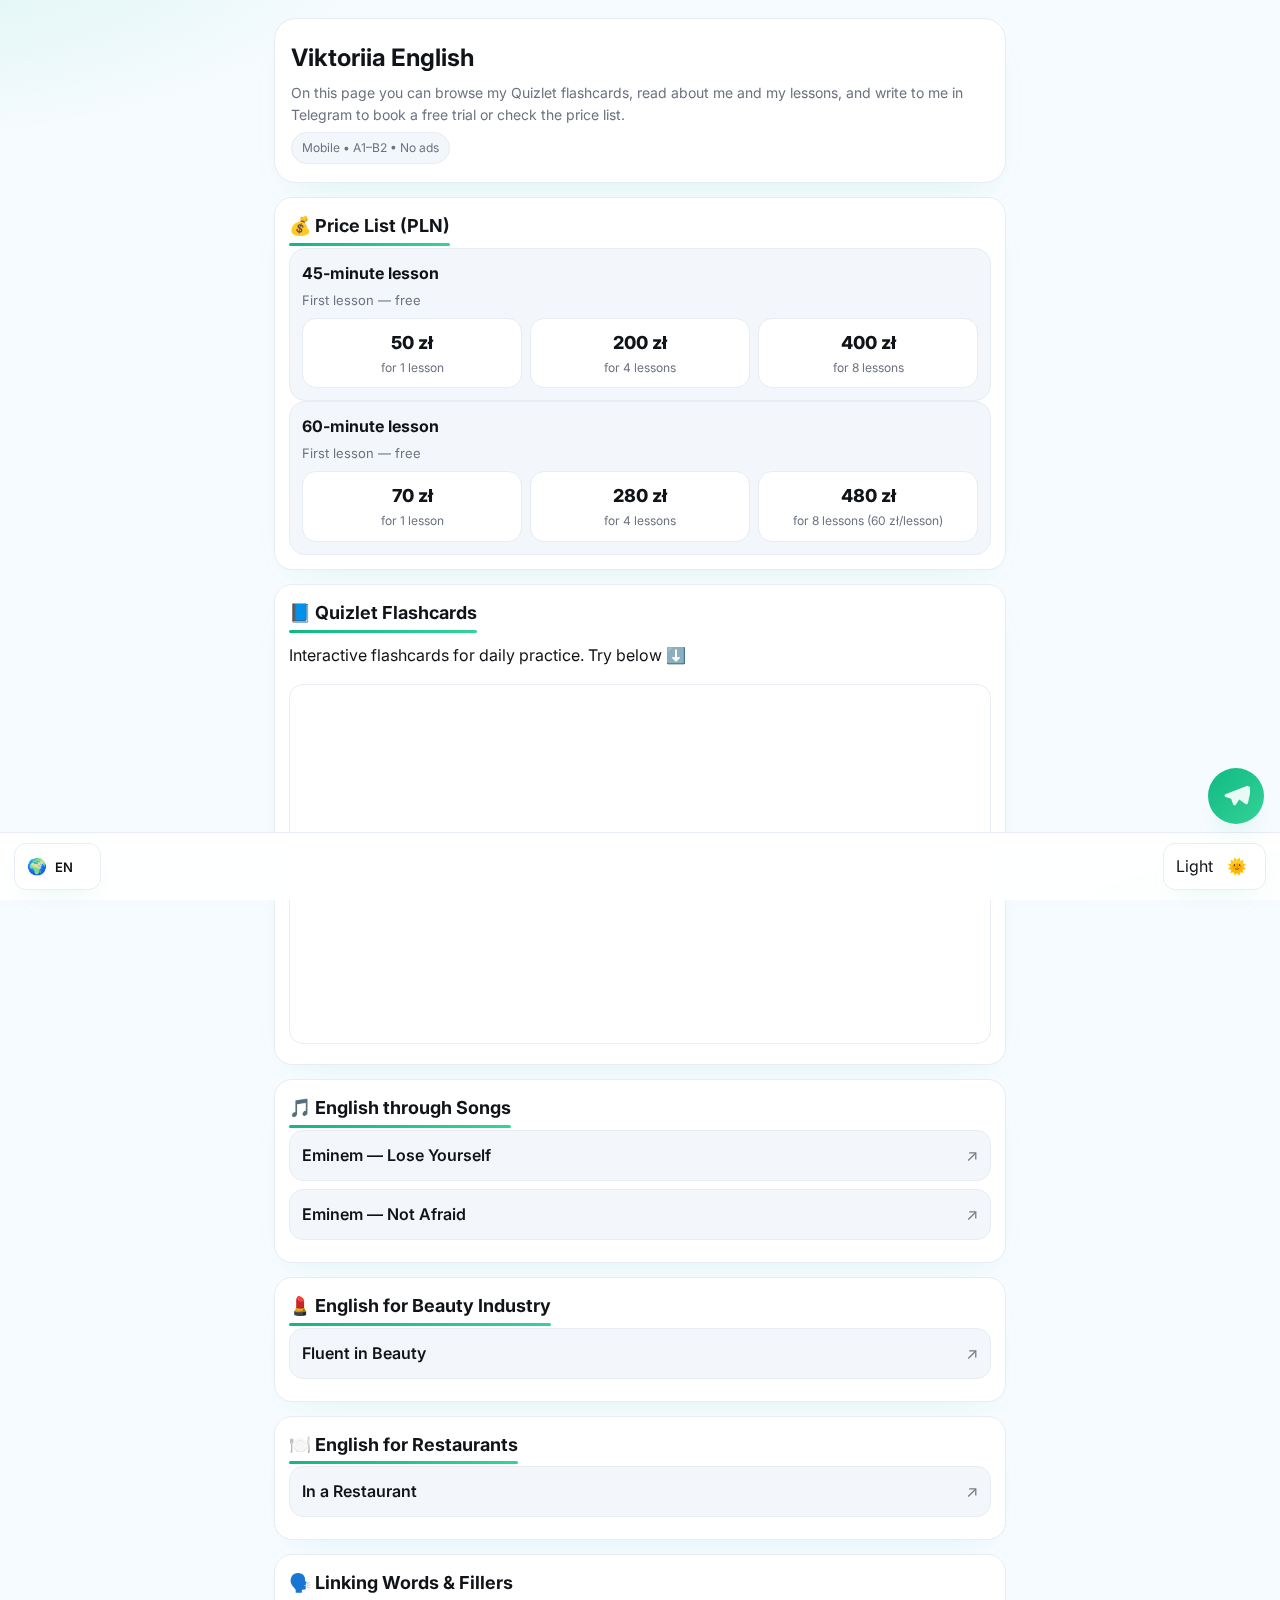
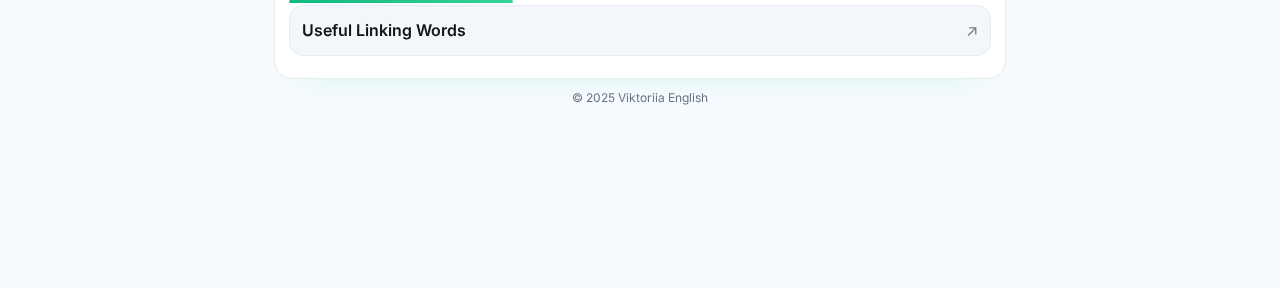
<file: index.html>
<!doctype html>
<html lang="en">
<head>
<meta charset="utf-8" />
<meta name="viewport" content="width=device-width,initial-scale=1" />
<title>Viktoriia English — mobile hub</title>
<link href="https://fonts.googleapis.com/css2?family=Inter:wght@400;600;800&display=swap" rel="stylesheet">
<style>
:root{
  --bg:#f6fbff; --text:#101317; --muted:#6b7280; --panel:#ffffff; --chip:#f3f6fb;
  --accent:#10b981; --accent-2:#34d399; --line:#e8ecf3; --ring:rgba(16,185,129,.18);
  color-scheme: light;
}
:root[data-theme="dark"]{
  --bg:#0f1117; --text:#f1f5f9; --muted:#a8b3c1; --panel:#151823; --chip:#1b2030;
  --accent:#34d399; --accent-2:#22d3ee; --line:#262b3a; --ring:rgba(52,211,153,.25);
  color-scheme: dark;
}
*{box-sizing:border-box}
html,body{height:100%}
body{
  margin:0; font-family:Inter,system-ui,-apple-system,Segoe UI,Roboto,Arial;
  background:var(--bg); color:var(--text); line-height:1.55;
  background-image:
    radial-gradient(900px 400px at -10% -10%, rgba(52,211,153,.16), transparent 60%),
    radial-gradient(900px 400px at 110% 120%, rgba(34,211,238,.12), transparent 60%);
  background-attachment:fixed;
}
.container{max-width:760px; margin:0 auto; padding:18px 14px 100px}

/* header card */
.hero{
  background:var(--panel); border:1px solid var(--line); border-radius:22px;
  padding:18px 16px; box-shadow:0 18px 40px -24px var(--ring);
}
h1{margin:2px 0 6px; font-size:24px}
.subtitle{margin:0; color:var(--muted); font-size:14px}

/* sections */
.section{
  margin-top:14px; padding:14px; background:var(--panel); border:1px solid var(--line);
  border-radius:18px; box-shadow:0 14px 36px -24px var(--ring);
}
.section h2{margin:0 0 8px; font-size:18px; position:relative; width:max-content}
.section h2::after{content:""; position:absolute; left:0; right:0; bottom:-6px; height:3px; border-radius:3px;
  background:linear-gradient(90deg,var(--accent),var(--accent-2));
}

/* price grid */
.price-wrap{display:grid; grid-template-columns:1fr; gap:10px}
.tier{
  background:var(--chip); border:1px solid var(--line); border-radius:16px; padding:12px;
}
.tier h3{margin:0 0 4px; font-size:16px}
.tier .note{color:var(--muted); font-size:13px; margin:2px 0 0}
.price-row{display:grid; grid-template-columns:repeat(3,1fr); gap:8px; margin-top:8px}
.price-box{
  background:var(--panel); border:1px solid var(--line); border-radius:14px; padding:10px;
  text-align:center;
}
.price{font-weight:800; font-size:18px}
.label{font-size:12px; color:var(--muted); margin-top:2px}

/* lists */
.list{list-style:none; padding:0; margin:8px 0}
.item{
  background:var(--chip); border:1px solid var(--line); border-radius:14px;
  padding:12px; margin:8px 0; display:flex; align-items:center; justify-content:space-between; gap:8px;
}
.item a{color:var(--text); text-decoration:none; font-weight:600}
.item a:hover{text-decoration:underline}
.arrow{opacity:.55}

/* quizlet embed */
iframe{width:100%; height:360px; border:1px solid var(--line); border-radius:14px}

/* footer controls */
.controls{
  position:fixed; left:0; right:0; bottom:0; z-index:10;
  background: color-mix(in oklab, var(--panel) 85%, transparent);
  backdrop-filter:saturate(160%) blur(10px);
  border-top:1px solid var(--line);
  display:flex; align-items:center; justify-content:space-between; gap:10px;
  padding:10px 14px;
}
.select, .theme{
  display:flex; align-items:center; gap:8px; padding:10px 12px;
  border:1px solid var(--line); border-radius:12px; background:var(--panel); color:var(--text);
  box-shadow:0 12px 30px -16px var(--ring);
}
.select select{appearance:none; border:none; background:transparent; color:inherit; font:600 13px Inter,system-ui; padding-right:14px}
.theme button{border:none; background:transparent; color:inherit; font-size:16px; cursor:pointer}

/* floating Telegram button */
#tgFloat{
  position:fixed; right:16px; bottom:76px; z-index:20;
  width:56px; height:56px; border-radius:50%; border:none; cursor:pointer;
  display:grid; place-items:center; color:#fff;
  background:linear-gradient(135deg,var(--accent),var(--accent-2));
  box-shadow:0 18px 30px -14px var(--ring);
  animation: breathe 3s ease-in-out infinite;
}
@keyframes breathe {
  0%,100% { box-shadow:0 18px 28px -16px var(--ring), 0 0 0 0 rgba(16,185,129,0.0)}
  50% { box-shadow:0 22px 36px -14px var(--ring), 0 0 0 10px rgba(16,185,129,0.15)}
}
#tgFloat svg{width:28px; height:28px;}

/* small helpers */
.badge{display:inline-block; font-size:12px; padding:6px 10px; background:var(--chip); border:1px solid var(--line); border-radius:999px; color:var(--muted); margin-top:6px}
.footer{color:var(--muted); text-align:center; font-size:12px; margin:10px 0 80px}

@media (min-width:520px){
  .price-wrap{grid-template-columns:1fr 1fr}
}
</style>
</head>
<body>

<main class="container">
  <section class="hero">
    <h1>Viktoriia English</h1>
    <p class="subtitle" data-i18n="subtitle">
      On this page you can browse my Quizlet flashcards, read about me and my lessons, and write to me in Telegram to book a free trial or check the price list.
    </p>
    <span class="badge">Mobile • A1–B2 • No ads</span>
  </section>

  <!-- PRICE -->
  <section class="section" id="price">
    <h2 data-i18n="priceTitle">💰 Price List (PLN)</h2>

    <!-- 45 minutes -->
    <div class="tier">
      <h3 data-i18n="dur45">45-minute lesson</h3>
      <p class="note" data-i18n="trial">First lesson — free</p>
      <div class="price-row">
        <div class="price-box">
          <div class="price">50 zł</div>
          <div class="label" data-i18n="p1">for 1 lesson</div>
        </div>
        <div class="price-box">
          <div class="price">200 zł</div>
          <div class="label" data-i18n="p4">for 4 lessons</div>
        </div>
        <div class="price-box">
          <div class="price">400 zł</div>
          <div class="label" data-i18n="p8">for 8 lessons</div>
        </div>
      </div>
    </div>

    <!-- 60 minutes -->
    <div class="tier">
      <h3 data-i18n="dur60">60-minute lesson</h3>
      <p class="note" data-i18n="trial">First lesson — free</p>
      <div class="price-row">
        <div class="price-box">
          <div class="price">70 zł</div>
          <div class="label" data-i18n="p1">for 1 lesson</div>
        </div>
        <div class="price-box">
          <div class="price">280 zł</div>
          <div class="label" data-i18n="p4">for 4 lessons</div>
        </div>
        <div class="price-box">
          <div class="price">480 zł</div>
          <div class="label" data-i18n="p8with">for 8 lessons (60 zł/lesson)</div>
        </div>
      </div>
    </div>
  </section>

  <!-- QUIZLET -->
  <section class="section" id="quizlet">
    <h2 data-i18n="quizletTitle">📘 Quizlet Flashcards</h2>
    <p data-i18n="quizletDesc">Interactive flashcards for daily practice. Try below ⬇️</p>
    <iframe src="https://quizlet.com/1088791751/flashcards/embed" title="Quizlet embed"></iframe>
  </section>

  <!-- SONGS -->
  <section class="section">
    <h2>🎵 English through Songs</h2>
    <ul class="list">
      <li class="item">
        <a target="_blank" href="https://quizlet.com/pl/1085789559/eminem-lose-yourself-flash-cards/?i=6gk2r1&x=1jqt">Eminem — Lose Yourself</a>
        <span class="arrow">↗</span>
      </li>
      <li class="item">
        <a target="_blank" href="https://quizlet.com/pl/1068911484/not-afraid-eminem-flash-cards/?i=6gk2r1&x=1jqt">Eminem — Not Afraid</a>
        <span class="arrow">↗</span>
      </li>
    </ul>
  </section>

  <!-- BEAUTY -->
  <section class="section">
    <h2>💄 English for Beauty Industry</h2>
    <ul class="list">
      <li class="item">
        <a target="_blank" href="https://quizlet.com/pl/1088791751/fluent-in-beauty-flash-cards/?i=6gk2r1&x=1jqt">Fluent in Beauty</a>
        <span class="arrow">↗</span>
      </li>
    </ul>
  </section>

  <!-- RESTAURANT -->
  <section class="section">
    <h2>🍽️ English for Restaurants</h2>
    <ul class="list">
      <li class="item">
        <a target="_blank" href="https://quizlet.com/dk/1071281363/in-a-restaurant-flash-cards/?i=6gk2r1&x=1jqt">In a Restaurant</a>
        <span class="arrow">↗</span>
      </li>
    </ul>
  </section>

  <!-- LINKING WORDS -->
  <section class="section">
    <h2>🗣️ Linking Words & Fillers</h2>
    <ul class="list">
      <li class="item">
        <a target="_blank" href="https://quizlet.com/pl/1086817438/linking-words-fillers-flash-cards/?i=6gk2r1&x=1jqt">Useful Linking Words</a>
        <span class="arrow">↗</span>
      </li>
    </ul>
  </section>

  <p class="footer">© 2025 Viktoriia English</p>
</main>

<!-- Floating Telegram -->
<a id="tgFloat" href="tg://resolve?domain=victorious_vv" aria-label="Write in Telegram" title="Write in Telegram">
  <!-- simple paper-plane icon -->
  <svg viewBox="0 0 24 24" fill="none" aria-hidden="true">
    <path d="M21.8 3.2L2.9 10.6c-1 .4-.9 1.9.2 2.2l4.7 1.5 1.8 4.9c.4 1 1.7 1.1 2.2.2l3-4.5 5.1 3.8c.9.7 2.2.2 2.4-1l2.6-12c.3-1.1-.8-2-1.9-1.7z" fill="white" opacity=".9"/>
  </svg>
</a>

<!-- Bottom controls -->
<div class="controls">
  <div class="select">
    <span style="font-weight:700">🌍</span>
    <select id="langSel" aria-label="Language">
      <option value="en">EN</option>
      <option value="uk">UA</option>
      <option value="ru">RU</option>
    </select>
  </div>
  <div class="theme">
    <span id="themeLabel">Light</span>
    <button id="themeBtn" aria-label="Toggle theme">🌞</button>
  </div>
</div>

<script>
/* theme */
const root=document.documentElement, themeBtn=document.getElementById('themeBtn'), themeLabel=document.getElementById('themeLabel');
const savedTheme=localStorage.getItem('theme')||'light';
root.setAttribute('data-theme',savedTheme);
themeLabel.textContent=savedTheme==='dark'?'Dark':'Light';
themeBtn.textContent=savedTheme==='dark'?'🌙':'🌞';
themeBtn.addEventListener('click',()=>{
  const next=root.getAttribute('data-theme')==='dark'?'light':'dark';
  root.setAttribute('data-theme',next);
  localStorage.setItem('theme',next);
  themeLabel.textContent=next==='dark'?'Dark':'Light';
  themeBtn.textContent=next==='dark'?'🌙':'🌞';
});

/* i18n */
const dict={
  en:{
    subtitle:"On this page you can browse my Quizlet flashcards, read about me and my lessons, and write to me in Telegram to book a free trial or check the price list.",
    priceTitle:"💰 Price List (PLN)",
    dur45:"45-minute lesson",
    dur60:"60-minute lesson",
    trial:"First lesson — free",
    p1:"for 1 lesson",
    p4:"for 4 lessons",
    p8:"for 8 lessons",
    p8with:"for 8 lessons (60 zł/lesson)",
    quizletTitle:"📘 Quizlet Flashcards",
    quizletDesc:"Interactive flashcards for daily practice. Try below ⬇️"
  },
  ru:{
    subtitle:"Здесь вы найдёте мои карточки Quizlet, информацию о занятиях и сможете написать в Telegram, чтобы записаться на бесплатный пробный или уточнить прайс.",
    priceTitle:"💰 Прайс-лист (в злотых)",
    dur45:"Урок 45 минут",
    dur60:"Урок 60 минут",
    trial:"Первое занятие — бесплатно",
    p1:"за 1 урок",
    p4:"за 4 занятия",
    p8:"за 8 занятий",
    p8with:"за 8 занятий (60 zł за урок)",
    quizletTitle:"📘 Карточки Quizlet",
    quizletDesc:"Интерактивные карточки для ежедневной практики. Попробуйте ниже ⬇️"
  },
  uk:{
    subtitle:"Тут ви знайдете мої картки Quizlet, інформацію про заняття та зможете написати в Telegram, щоб записатися на безкоштовний пробний або дізнатися прайс.",
    priceTitle:"💰 Прайс-лист (у злотих)",
    dur45:"Урок 45 хвилин",
    dur60:"Урок 60 хвилин",
    trial:"Перше заняття — безкоштовно",
    p1:"за 1 урок",
    p4:"за 4 заняття",
    p8:"за 8 занять",
    p8with:"за 8 занять (60 zł за урок)",
    quizletTitle:"📘 Флешкартки Quizlet",
    quizletDesc:"Інтерактивні картки для щоденної практики. Спробуй нижче ⬇️"
  }
};
function applyLang(lang){
  document.documentElement.lang=lang;
  const map={
    subtitle:".subtitle",
    priceTitle:"#price h2",
    dur45:'#price .tier:nth-of-type(1) h3',
    dur60:'#price .tier:nth-of-type(2) h3',
    trial:'#price .tier:nth-of-type(1) .note, #price .tier:nth-of-type(2) .note',
    p1:'#price .price-row .price-box .label',
    quizletTitle:'#quizlet h2',
    quizletDesc:'#quizlet p'
  };
  // simple mapping for repeated labels in price
  document.querySelector('.subtitle').textContent=dict[lang].subtitle;
  document.querySelector('#price h2').textContent=dict[lang].priceTitle;
  document.querySelectorAll('#price .tier')[0].querySelector('h3').textContent=dict[lang].dur45;
  document.querySelectorAll('#price .tier')[1].querySelector('h3').textContent=dict[lang].dur60;
  document.querySelectorAll('#price .tier .note').forEach(el=>el.textContent=dict[lang].trial);
  // labels for 45m: [1,4,8]
  const labels45=document.querySelectorAll('#price .tier:nth-of-type(1) .label');
  labels45[0].textContent=dict[lang].p1;
  labels45[1].textContent=dict[lang].p4;
  labels45[2].textContent=dict[lang].p8;
  // labels for 60m: [1,4,8with]
  const labels60=document.querySelectorAll('#price .tier:nth-of-type(2) .label');
  labels60[0].textContent=dict[lang].p1;
  labels60[1].textContent=dict[lang].p4;
  labels60[2].textContent=dict[lang].p8with;

  document.querySelector('#quizlet h2').textContent=dict[lang].quizletTitle;
  document.querySelector('#quizlet p').textContent=dict[lang].quizletDesc;

  localStorage.setItem('lang',lang);
}
const sel=document.getElementById('langSel');
sel.value=localStorage.getItem('lang')||'en';
applyLang(sel.value);
sel.addEventListener('change',e=>applyLang(e.target.value));
</script>
</body>
</html>
</file>
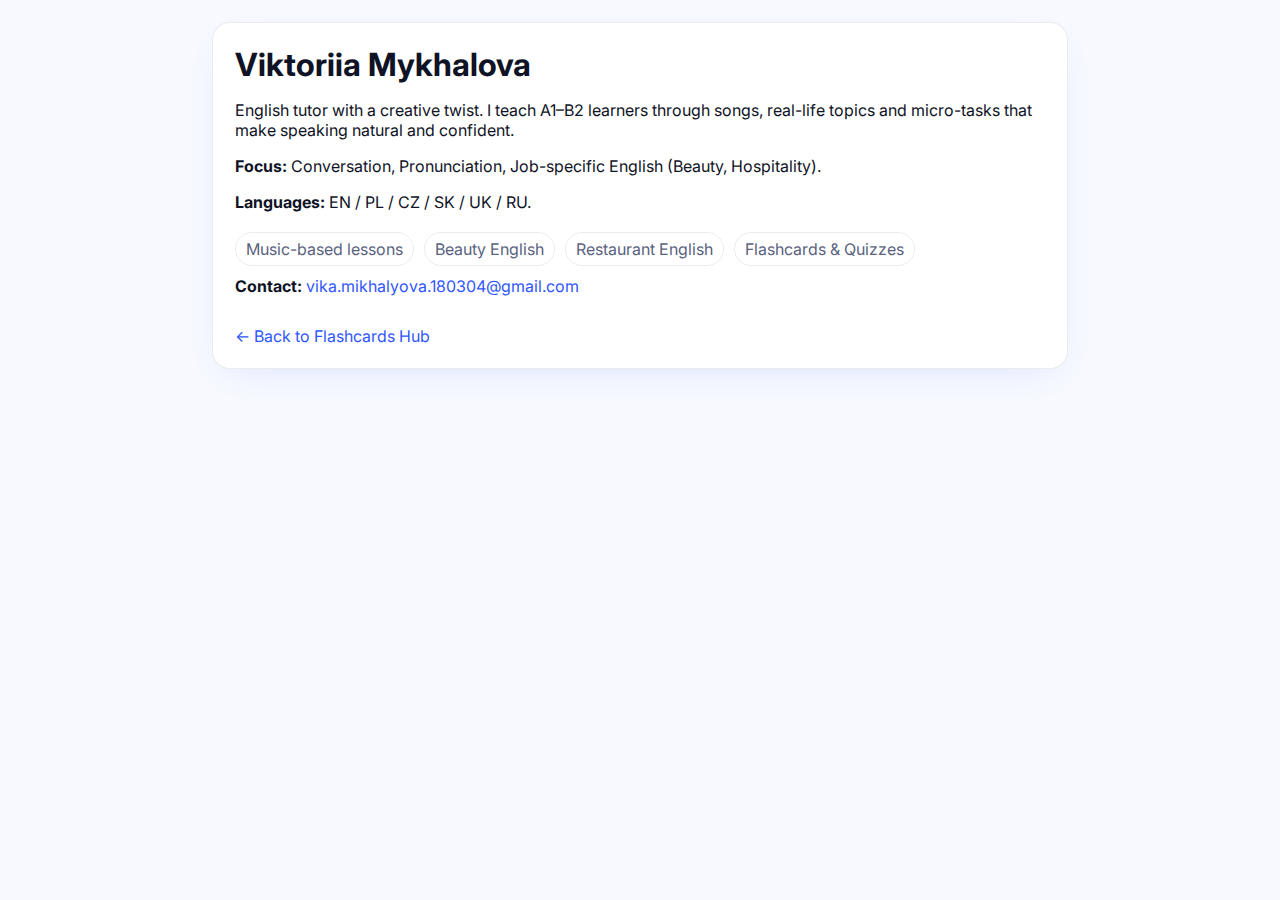
<file: about.html>
<!doctype html>
<html lang="en">
<head>
<meta charset="utf-8">
<meta name="viewport" content="width=device-width,initial-scale=1">
<title>About Viktoriia</title>
<link href="https://fonts.googleapis.com/css2?family=Inter:wght@400;600;800&display=swap" rel="stylesheet">
<style>
:root{
  --bg:#f7f9ff; --panel:#ffffff; --text:#0f1325; --muted:#5b6280;
  --accent:#3057ff; --accent-2:#00bcd4; --line:rgba(0,0,0,.08); --ring:rgba(48,87,255,.18);
}
*{box-sizing:border-box}
body{margin:0;font-family:Inter,system-ui,Segoe UI,Roboto,Arial;background:var(--bg);color:var(--text)}
.container{max-width:900px;margin:0 auto;padding:22px}
.card{background:var(--panel);border:1px solid var(--line);border-radius:18px;padding:22px;box-shadow:0 12px 36px -18px var(--ring)}
h1{margin:0 0 10px}
a{color:#3057ff;text-decoration:none} a:hover{text-decoration:underline}
.badge{display:inline-block;margin:4px 6px 0 0;padding:6px 10px;border-radius:999px;border:1px solid var(--line);color:var(--muted)}
.back{display:inline-block;margin-top:14px}
</style>
</head>
<body>
  <main class="container">
    <article class="card">
      <h1>Viktoriia Mykhalova</h1>
      <p>English tutor with a creative twist. I teach A1–B2 learners through songs, real-life topics and micro-tasks that make speaking natural and confident.</p>
      <p><strong>Focus:</strong> Conversation, Pronunciation, Job-specific English (Beauty, Hospitality).</p>
      <p><strong>Languages:</strong> EN / PL / CZ / SK / UK / RU.</p>
      <div>
        <span class="badge">Music-based lessons</span>
        <span class="badge">Beauty English</span>
        <span class="badge">Restaurant English</span>
        <span class="badge">Flashcards & Quizzes</span>
      </div>
      <p style="margin-top:10px"><strong>Contact:</strong> <a href="mailto:vika.mikhalyova.180304@gmail.com">vika.mikhalyova.180304@gmail.com</a></p>
      <a class="back" href="index.html">← Back to Flashcards Hub</a>
    </article>
  </main>
</body>
</html>
</file>
